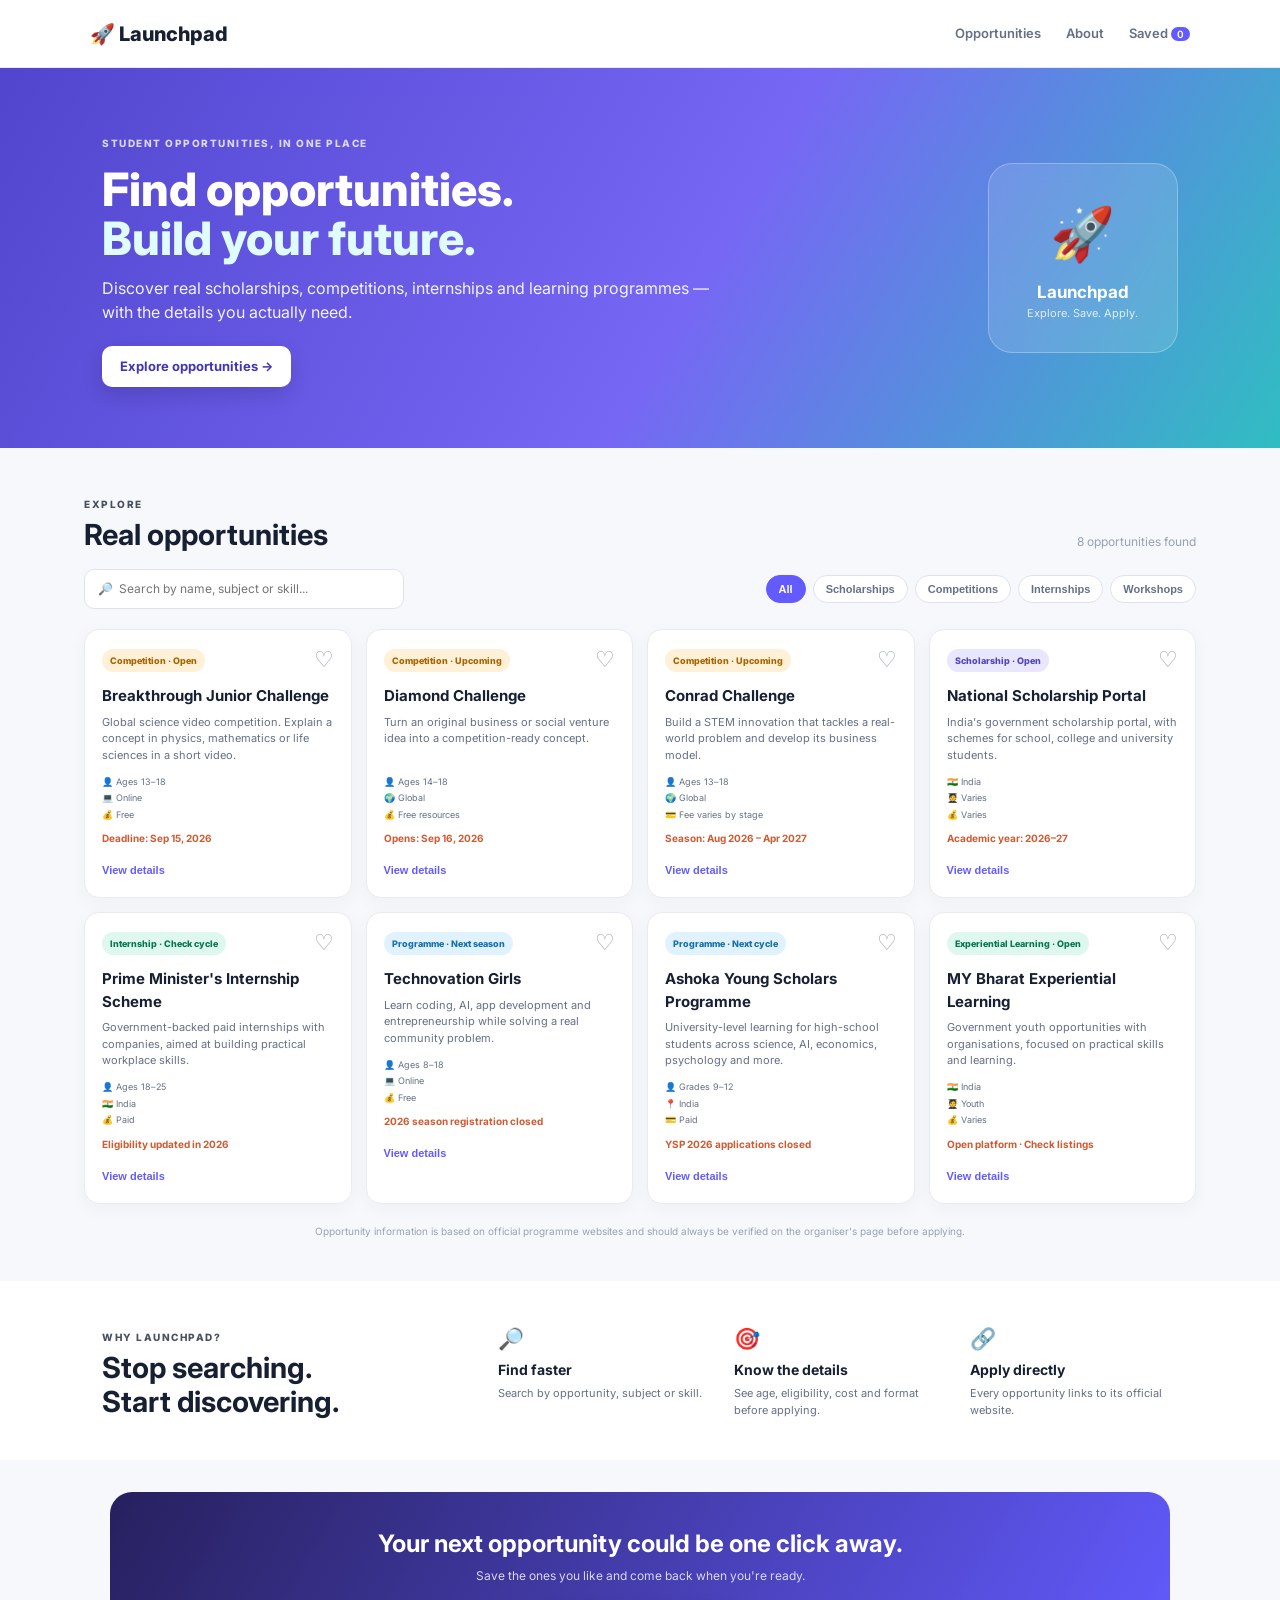
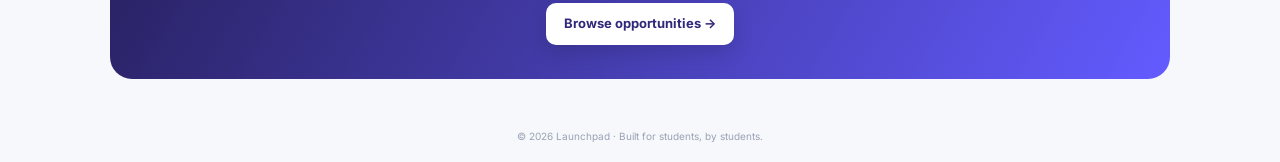
<file: index.html>
<!DOCTYPE html>
<html lang="en">
<head>
  <meta charset="UTF-8">
  <meta name="viewport" content="width=device-width, initial-scale=1.0">
  <title>Launchpad — Student Opportunities</title>
  <link rel="preconnect" href="https://fonts.googleapis.com">
  <link rel="preconnect" href="https://fonts.gstatic.com" crossorigin>
  <link href="https://fonts.googleapis.com/css2?family=Inter:wght@400;500;600;700;800&display=swap" rel="stylesheet">
  <link rel="stylesheet" href="style.css">
</head>
<body>
  <header class="navbar">
    <a class="logo" href="#">🚀 Launchpad</a>
    <nav>
      <a href="#opportunities">Opportunities</a>
      <a href="#about">About</a>
      <a href="#saved">Saved <span id="savedCount">0</span></a>
    </nav>
  </header>

  <main>
    <section class="hero">
      <div class="hero-copy">
        <span class="eyebrow">STUDENT OPPORTUNITIES, IN ONE PLACE</span>
        <h1>Find opportunities.<br><span>Build your future.</span></h1>
        <p>Discover real scholarships, competitions, internships and learning programmes — with the details you actually need.</p>
        <a class="button" href="#opportunities">Explore opportunities →</a>
      </div>
      <div class="hero-card">
        <div class="rocket">🚀</div>
        <strong>Launchpad</strong>
        <span>Explore. Save. Apply.</span>
      </div>
    </section>

    <section class="section" id="opportunities">
      <div class="section-heading">
        <div>
          <span class="eyebrow">EXPLORE</span>
          <h2>Real opportunities</h2>
        </div>
        <span id="resultCount"></span>
      </div>

      <div class="tools">
        <input id="search" type="search" placeholder="🔎  Search by name, subject or skill...">
        <div class="filters">
          <button class="filter active" data-category="All">All</button>
          <button class="filter" data-category="Scholarship">Scholarships</button>
          <button class="filter" data-category="Competition">Competitions</button>
          <button class="filter" data-category="Internship">Internships</button>
          <button class="filter" data-category="Workshop">Workshops</button>
        </div>
      </div>

      <div class="grid" id="grid">

        <article class="opportunity" data-category="Competition" data-search="breakthrough junior challenge science physics mathematics biology chemistry global video">
          <div class="card-top">
            <span class="tag competition">Competition · Open</span>
            <button class="save" aria-label="Save">♡</button>
          </div>
          <h3>Breakthrough Junior Challenge</h3>
          <p>Global science video competition. Explain a concept in physics, mathematics or life sciences in a short video.</p>
          <div class="facts">
            <span>👤 Ages 13–18</span><span>💻 Online</span><span>💰 Free</span>
          </div>
          <div class="deadline">Deadline: Sep 15, 2026</div>
          <button class="details"
            data-title="Breakthrough Junior Challenge"
            data-category="Competition"
            data-details="A global science video competition for students aged 13–18. Create a maximum two-minute video explaining a theory, concept or principle in physics, mathematics or life sciences. Parent/guardian permission is required for minors. One entry per person."
            data-requirements="Age 13–18; eligible worldwide subject to the official rules; video must be 2 minutes or less; peer review is required after submission."
            data-location="Online / global"
            data-fee="Free"
            data-link="https://breakthroughjuniorchallenge.org/enter">View details</button>
        </article>

        <article class="opportunity" data-category="Competition" data-search="diamond challenge entrepreneurship business social innovation startup">
          <div class="card-top">
            <span class="tag competition">Competition · Upcoming</span>
            <button class="save" aria-label="Save">♡</button>
          </div>
          <h3>Diamond Challenge</h3>
          <p>Turn an original business or social venture idea into a competition-ready concept.</p>
          <div class="facts">
            <span>👤 Ages 14–18</span><span>🌍 Global</span><span>💰 Free resources</span>
          </div>
          <div class="deadline">Opens: Sep 16, 2026</div>
          <button class="details"
            data-title="Diamond Challenge"
            data-category="Competition"
            data-details="A global entrepreneurship competition for high-school students. Teams create original business or social venture concepts and choose a business innovation or social innovation track."
            data-requirements="Teams of 2–4 high-school students aged 14–18 at the submission deadline; one adult advisor aged 21+; each student may be on one team."
            data-location="Global; virtual and partner pitch events"
            data-fee="Free resources; check current competition rules for submission details"
            data-link="https://diamondchallenge.org/competition/">View details</button>
        </article>

        <article class="opportunity" data-category="Competition" data-search="conrad challenge stem innovation entrepreneurship aerospace cyber environment health water">
          <div class="card-top">
            <span class="tag competition">Competition · Upcoming</span>
            <button class="save" aria-label="Save">♡</button>
          </div>
          <h3>Conrad Challenge</h3>
          <p>Build a STEM innovation that tackles a real-world problem and develop its business model.</p>
          <div class="facts">
            <span>👤 Ages 13–18</span><span>🌍 Global</span><span>💳 Fee varies by stage</span>
          </div>
          <div class="deadline">Season: Aug 2026 – Apr 2027</div>
          <button class="details"
            data-title="Conrad Challenge"
            data-category="Competition"
            data-details="A purpose-driven STEM innovation competition. Students work in teams to develop an innovation and business plan across categories including Water, Health & Nutrition, Energy & Environment, Cyber Technology & Security, and Aerospace & Aviation."
            data-requirements="Teams of 2–5 students aged 13–18; one coach aged 18+; international participation is allowed. Activation/Lean Canvas submission is free. The Innovation Stage has a $499 team fee, with financial aid available."
            data-location="Global; online stages with an in-person Innovation Summit for finalists"
            data-fee="Activation free; Innovation Stage $499/team; financial aid available"
            data-link="https://conrad.spacecenter.org/the-challenge/">View details</button>
        </article>

        <article class="opportunity" data-category="Scholarship" data-search="national scholarship portal india scholarship school college government">
          <div class="card-top">
            <span class="tag scholarship">Scholarship · Open</span>
            <button class="save" aria-label="Save">♡</button>
          </div>
          <h3>National Scholarship Portal</h3>
          <p>India's government scholarship portal, with schemes for school, college and university students.</p>
          <div class="facts">
            <span>🇮🇳 India</span><span>🧑‍🎓 Varies</span><span>💰 Varies</span>
          </div>
          <div class="deadline">Academic year: 2026–27</div>
          <button class="details"
            data-title="National Scholarship Portal"
            data-category="Scholarship"
            data-details="The Government of India's National Scholarship Portal hosts multiple scholarship schemes. Eligibility, award amount and deadlines depend on the individual scheme."
            data-requirements="Requirements vary by scheme and can include domicile, course, class, marks, income, category and other criteria. The portal provides an eligibility checker."
            data-location="India · Online application"
            data-fee="Varies by scheme; check the official scheme guidelines"
            data-link="https://scholarships.gov.in/All-Scholarships">View details</button>
        </article>

        <article class="opportunity" data-category="Internship" data-search="prime minister internship scheme pmis india internship graduates postgraduate 18 25">
          <div class="card-top">
            <span class="tag internship">Internship · Check cycle</span>
            <button class="save" aria-label="Save">♡</button>
          </div>
          <h3>Prime Minister's Internship Scheme</h3>
          <p>Government-backed paid internships with companies, aimed at building practical workplace skills.</p>
          <div class="facts">
            <span>👤 Ages 18–25</span><span>🇮🇳 India</span><span>💰 Paid</span>
          </div>
          <div class="deadline">Eligibility updated in 2026</div>
          <button class="details"
            data-title="Prime Minister's Internship Scheme"
            data-category="Internship"
            data-details="The 2026 eligibility expansion allows final-year graduate and postgraduate students aged 18–25 to apply for paid internships through the PM Internship Scheme. Check the portal for the currently open application cycle."
            data-requirements="For the expanded 2026 eligibility, final-year graduate and postgraduate students aged 18–25 can apply. Exact cycle requirements and participating companies are published by the scheme."
            data-location="India · Company placements"
            data-fee="No application fee stated by the scheme"
            data-link="https://pminternship.mca.gov.in/">View details</button>
        </article>

        <article class="opportunity" data-category="Workshop" data-search="technovation girls coding ai app business plan workshop curriculum">
          <div class="card-top">
            <span class="tag workshop">Programme · Next season</span>
            <button class="save" aria-label="Save">♡</button>
          </div>
          <h3>Technovation Girls</h3>
          <p>Learn coding, AI, app development and entrepreneurship while solving a real community problem.</p>
          <div class="facts">
            <span>👤 Ages 8–18</span><span>💻 Online</span><span>💰 Free</span>
          </div>
          <div class="deadline">2026 season registration closed</div>
          <button class="details"
            data-title="Technovation Girls"
            data-category="Programme"
            data-details="A global technology programme where participants work in teams to build a mobile or web app, learn coding and AI, develop a business plan and pitch their solution."
            data-requirements="Participants must be 8–18. Beginner: 8–12; Junior: 13–15; Senior: 16–18. Competition participation is for girls, transgender, nonbinary and gender-nonconforming participants in the female-identified environment."
            data-location="Online / global"
            data-fee="Free"
            data-link="https://technovationchallenge.org/get-involved/students/">View details</button>
        </article>

        <article class="opportunity" data-category="Workshop" data-search="ashoka young scholars programme high school summer ai psychology economics design science">
          <div class="card-top">
            <span class="tag workshop">Programme · Next cycle</span>
            <button class="save" aria-label="Save">♡</button>
          </div>
          <h3>Ashoka Young Scholars Programme</h3>
          <p>University-level learning for high-school students across science, AI, economics, psychology and more.</p>
          <div class="facts">
            <span>👤 Grades 9–12</span><span>📍 India</span><span>💳 Paid</span>
          </div>
          <div class="deadline">YSP 2026 applications closed</div>
          <button class="details"
            data-title="Ashoka Young Scholars Programme"
            data-category="Workshop"
            data-details="A certified residential summer programme for high-school students entering Grades 9–12. Streams include Innovators in Science & Tech, Tech/Data/Computer Science, Economics, Psychology, Policy, Business and more."
            data-requirements="High-school students from India and worldwide entering Grades 9–12; recent Grade 12 graduates who have not entered undergraduate study can also be eligible. English proficiency required."
            data-location="Ashoka University, Sonipat, Haryana · Residential"
            data-fee="2026 programmes ranged from ₹49,500 + GST to ₹85,000 + GST depending on stream and duration"
            data-link="https://www.ashoka.edu.in/ysp/">View details</button>
        </article>

        <article class="opportunity" data-category="Internship" data-search="my bharat mission yuva experiential learning youth internship india skills">
          <div class="card-top">
            <span class="tag internship">Experiential Learning · Open</span>
            <button class="save" aria-label="Save">♡</button>
          </div>
          <h3>MY Bharat Experiential Learning</h3>
          <p>Government youth opportunities with organisations, focused on practical skills and learning.</p>
          <div class="facts">
            <span>🇮🇳 India</span><span>🧑‍🎓 Youth</span><span>💰 Varies</span>
          </div>
          <div class="deadline">Open platform · Check listings</div>
          <button class="details"
            data-title="MY Bharat Experiential Learning"
            data-category="Experiential Learning"
            data-details="MY Bharat is a Ministry of Youth Affairs & Sports initiative offering experiential-learning opportunities with organisations. Listings and requirements can vary by activity."
            data-requirements="The platform is open to youth across India. Individual activities may have their own age, skill or eligibility requirements."
            data-location="India · Opportunities vary"
            data-fee="Varies by opportunity"
            data-link="https://mybharat.gov.in/">View details</button>
        </article>

      </div>
      <p class="source-note">Opportunity information is based on official programme websites and should always be verified on the organiser's page before applying.</p>
    </section>

    <section class="about" id="about">
      <div>
        <span class="eyebrow">WHY LAUNCHPAD?</span>
        <h2>Stop searching.<br>Start discovering.</h2>
      </div>
      <div class="benefits">
        <div><span>🔎</span><h3>Find faster</h3><p>Search by opportunity, subject or skill.</p></div>
        <div><span>🎯</span><h3>Know the details</h3><p>See age, eligibility, cost and format before applying.</p></div>
        <div><span>🔗</span><h3>Apply directly</h3><p>Every opportunity links to its official website.</p></div>
      </div>
    </section>

    <section class="cta" id="saved">
      <h2>Your next opportunity could be one click away.</h2>
      <p>Save the ones you like and come back when you're ready.</p>
      <a class="button light" href="#opportunities">Browse opportunities →</a>
    </section>
  </main>

  <footer>© 2026 Launchpad · Built for students, by students.</footer>

  <div class="modal" id="modal" hidden>
    <div class="modal-box">
      <button class="close" id="closeModal">×</button>
      <span class="eyebrow" id="modalCategory"></span>
      <h2 id="modalTitle"></h2>
      <p id="modalDetails"></p>
      <div class="detail-list">
        <p><strong>Requirements:</strong> <span id="modalRequirements"></span></p>
        <p><strong>Location:</strong> <span id="modalLocation"></span></p>
        <p><strong>Fee:</strong> <span id="modalFee"></span></p>
      </div>
      <a class="button" id="applyLink" href="#" target="_blank" rel="noopener noreferrer">Visit official website →</a>
    </div>
  </div>

  <script src="script.js"></script>
</body>
</html>
</file>
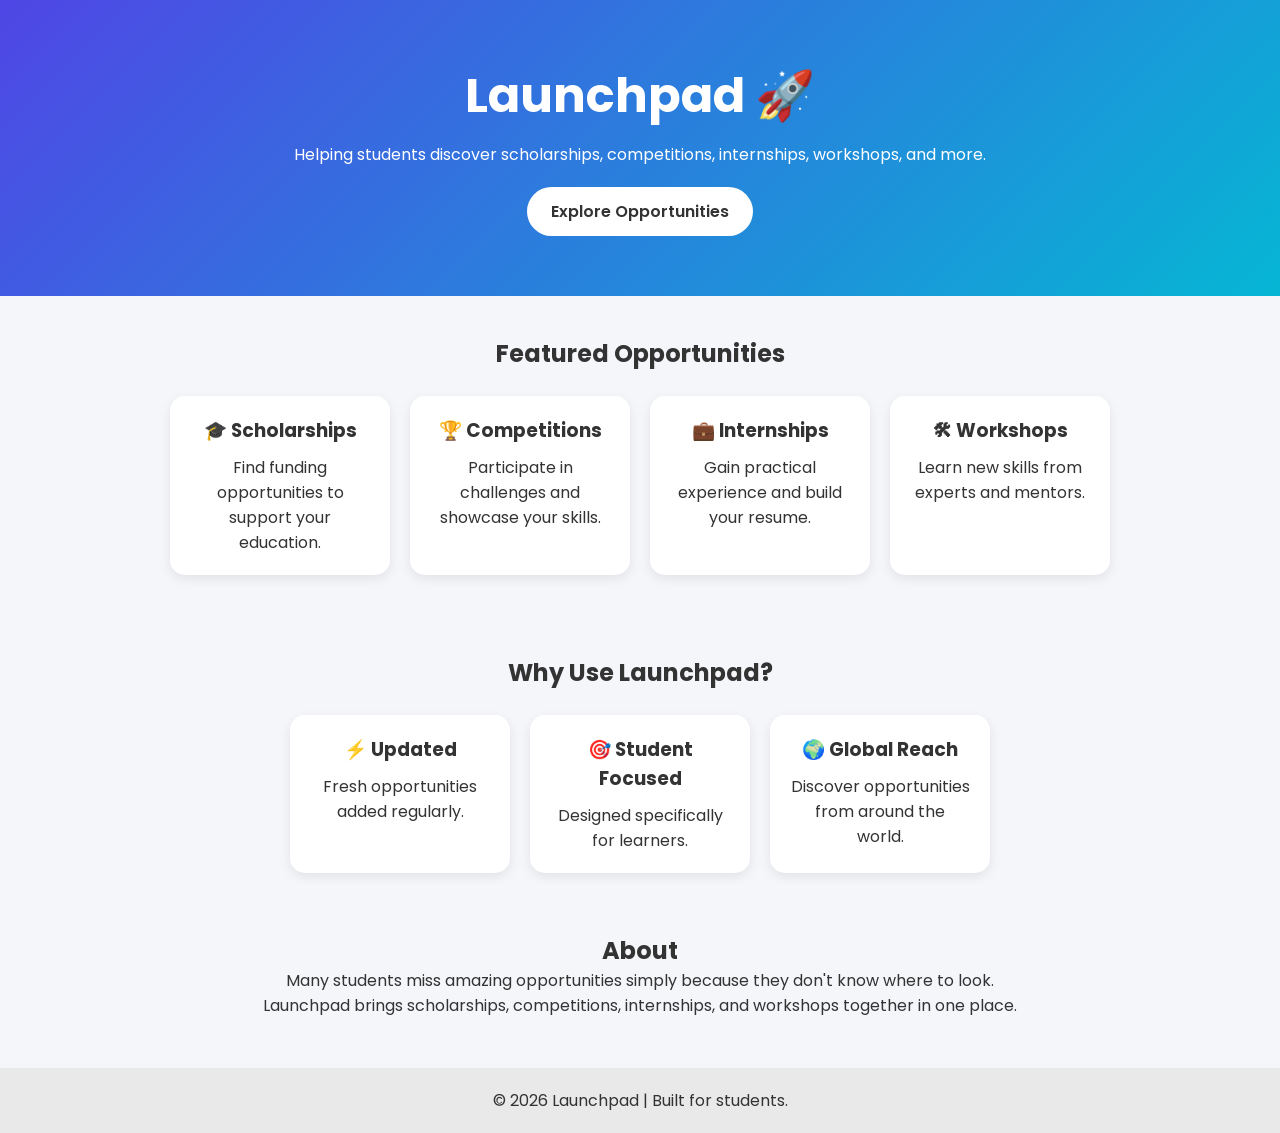
<file: launchpad_index.html>
<!DOCTYPE html>
<html lang="en">
<head>
  <meta charset="UTF-8">
  <meta name="viewport" content="width=device-width, initial-scale=1.0">
  <title>Launchpad</title>
  <link rel="preconnect" href="https://fonts.googleapis.com">
  <link rel="preconnect" href="https://fonts.gstatic.com" crossorigin>
  <link href="https://fonts.googleapis.com/css2?family=Poppins:wght@300;400;600;700&display=swap" rel="stylesheet">
  <link rel="stylesheet" href="launchpad_style.css">
</head>
<body>

  <section class="hero">
    <h1>Launchpad 🚀</h1>
    <p>Helping students discover scholarships, competitions, internships, workshops, and more.</p>
    <a href="#" class="button">Explore Opportunities</a>
  </section>

  <section class="section">
    <h2>Featured Opportunities</h2>
    <div class="cards">
      <div class="card">
        <h3>🎓 Scholarships</h3>
        <p>Find funding opportunities to support your education.</p>
      </div>

      <div class="card">
        <h3>🏆 Competitions</h3>
        <p>Participate in challenges and showcase your skills.</p>
      </div>

      <div class="card">
        <h3>💼 Internships</h3>
        <p>Gain practical experience and build your resume.</p>
      </div>

      <div class="card">
        <h3>🛠 Workshops</h3>
        <p>Learn new skills from experts and mentors.</p>
      </div>
    </div>
  </section>

  <section class="section">
    <h2>Why Use Launchpad?</h2>
    <div class="cards small">
      <div class="card">
        <h3>⚡ Updated</h3>
        <p>Fresh opportunities added regularly.</p>
      </div>

      <div class="card">
        <h3>🎯 Student Focused</h3>
        <p>Designed specifically for learners.</p>
      </div>

      <div class="card">
        <h3>🌍 Global Reach</h3>
        <p>Discover opportunities from around the world.</p>
      </div>
    </div>
  </section>

  <section class="about">
    <h2>About</h2>
    <p>
      Many students miss amazing opportunities simply because they don't know where to look.
      Launchpad brings scholarships, competitions, internships, and workshops together in one place.
    </p>
  </section>

  <footer>
    <p>© 2026 Launchpad | Built for students.</p>
  </footer>

</body>
</html>
</file>
<file: style.css>
* {
  box-sizing: border-box;
  margin: 0;
  padding: 0;
}

html {
  scroll-behavior: smooth;
}

body {
  font-family: "Inter", Arial, sans-serif;
  color: #172033;
  background: #f7f8fc;
  line-height: 1.5;
}

.navbar {
  height: 68px;
  background: #ffffff;
  display: flex;
  align-items: center;
  justify-content: space-between;
  padding: 0 7%;
  border-bottom: 1px solid #e9ebf2;
  position: sticky;
  top: 0;
  z-index: 10;
}

.logo {
  color: #172033;
  text-decoration: none;
  font-size: 20px;
  font-weight: 800;
}

nav {
  display: flex;
  gap: 25px;
}

nav a {
  color: #667085;
  text-decoration: none;
  font-size: 13px;
  font-weight: 600;
}

nav a:hover {
  color: #635bff;
}

#savedCount {
  background: #635bff;
  color: #ffffff;
  border-radius: 20px;
  padding: 1px 6px;
  font-size: 10px;
}

.hero {
  min-height: 380px;
  padding: 60px 8%;
  display: flex;
  align-items: center;
  justify-content: space-between;
  gap: 50px;
  color: #ffffff;
  background: linear-gradient(120deg, #5145cd, #7667f4 55%, #30bdc2);
}

.hero-copy {
  max-width: 680px;
}

.eyebrow {
  font-size: 10px;
  letter-spacing: 1.5px;
  font-weight: 800;
  opacity: 0.78;
}

.hero h1 {
  font-size: 46px;
  line-height: 1.08;
  margin: 12px 0;
  font-weight: 800;
}

.hero h1 span {
  color: #dffcff;
}

.hero p {
  font-size: 16px;
  max-width: 620px;
  opacity: 0.92;
  margin-bottom: 22px;
}

.button {
  display: inline-block;
  border: 0;
  background: #ffffff;
  color: #4136b7;
  padding: 11px 18px;
  border-radius: 10px;
  text-decoration: none;
  font-weight: 700;
  font-size: 13px;
  cursor: pointer;
  box-shadow: 0 8px 20px #0002;
  transition: transform 0.2s;
}

.button:hover {
  transform: translateY(-2px);
}

.hero-card {
  width: 190px;
  height: 190px;
  flex-shrink: 0;
  background: #ffffff20;
  border: 1px solid #ffffff45;
  backdrop-filter: blur(10px);
  border-radius: 24px;
  display: flex;
  flex-direction: column;
  align-items: center;
  justify-content: center;
}

.rocket {
  font-size: 52px;
  margin-bottom: 7px;
}

.hero-card strong {
  font-size: 17px;
}

.hero-card span {
  font-size: 11px;
  opacity: 0.8;
}

.section {
  max-width: 1160px;
  margin: auto;
  padding: 42px 24px;
}

.section-heading {
  display: flex;
  justify-content: space-between;
  align-items: end;
  margin-bottom: 18px;
}

.section h2,
.about h2 {
  font-size: 29px;
  line-height: 1.15;
  margin-top: 4px;
}

#resultCount {
  color: #98a2b3;
  font-size: 12px;
}

.tools {
  display: flex;
  justify-content: space-between;
  align-items: center;
  gap: 15px;
  margin-bottom: 20px;
}

#search {
  width: 320px;
  padding: 10px 13px;
  border: 1px solid #dfe3ec;
  border-radius: 10px;
  outline: none;
  background: #ffffff;
  font: inherit;
  font-size: 12px;
}

#search:focus {
  border-color: #7667f4;
}

.filters {
  display: flex;
  gap: 7px;
  flex-wrap: wrap;
  justify-content: flex-end;
}

.filter {
  border: 1px solid #dfe3ec;
  background: #ffffff;
  color: #667085;
  border-radius: 20px;
  padding: 7px 12px;
  font-size: 11px;
  font-weight: 700;
  cursor: pointer;
}

.filter.active,
.filter:hover {
  background: #635bff;
  color: #ffffff;
  border-color: #635bff;
}

.grid {
  display: grid;
  grid-template-columns: repeat(4, 1fr);
  gap: 14px;
}

.opportunity {
  background: #ffffff;
  border: 1px solid #e9ebf2;
  border-radius: 15px;
  padding: 17px;
  box-shadow: 0 5px 18px #1d29390a;
  transition: transform 0.2s, box-shadow 0.2s;
}

.opportunity:hover {
  transform: translateY(-4px);
  box-shadow: 0 12px 28px #1d293916;
}

.card-top {
  display: flex;
  justify-content: space-between;
  align-items: center;
}

.tag {
  font-size: 9px;
  font-weight: 800;
  padding: 5px 8px;
  border-radius: 20px;
}

.competition {
  background: #fff0d8;
  color: #a76500;
}

.scholarship {
  background: #e9e7ff;
  color: #5146bd;
}

.internship {
  background: #dff8ef;
  color: #087654;
}

.workshop {
  background: #e1f2ff;
  color: #1670a9;
}

.save {
  border: 0;
  background: none;
  color: #98a2b3;
  font-size: 22px;
  cursor: pointer;
}

.save.saved {
  color: #635bff;
}

.opportunity h3 {
  font-size: 15px;
  margin: 12px 0 6px;
}

.opportunity > p {
  color: #667085;
  font-size: 11px;
  min-height: 51px;
}

.facts {
  display: flex;
  flex-direction: column;
  gap: 3px;
  color: #667085;
  font-size: 9px;
  margin: 10px 0;
}

.deadline {
  color: #d05b32;
  font-size: 10px;
  font-weight: 700;
  margin-bottom: 10px;
}

.details {
  border: 0;
  background: none;
  color: #635bff;
  font-size: 11px;
  font-weight: 700;
  cursor: pointer;
  padding: 0;
}

.source-note {
  color: #98a2b3;
  font-size: 10px;
  text-align: center;
  margin-top: 20px;
}

.about {
  padding: 42px 8%;
  background: #ffffff;
  display: flex;
  justify-content: space-between;
  gap: 50px;
  align-items: center;
}

.benefits {
  display: flex;
  gap: 28px;
  max-width: 680px;
}

.benefits div {
  flex: 1;
}

.benefits span {
  font-size: 21px;
}

.benefits h3 {
  font-size: 14px;
  margin: 5px 0;
}

.benefits p {
  color: #667085;
  font-size: 11px;
}

.cta {
  max-width: 1060px;
  margin: 32px auto;
  padding: 34px 24px;
  text-align: center;
  border-radius: 22px;
  color: #ffffff;
  background: linear-gradient(120deg, #27205e, #635bff);
}

.cta h2 {
  font-size: 24px;
}

.cta p {
  opacity: 0.8;
  font-size: 12px;
  margin: 5px 0 18px;
}

.button.light {
  color: #302879;
}

footer {
  text-align: center;
  color: #98a2b3;
  font-size: 10px;
  padding: 18px;
}

.modal {
  position: fixed;
  inset: 0;
  background: #11182799;
  display: flex;
  align-items: center;
  justify-content: center;
  padding: 20px;
  z-index: 20;
}

.modal-box {
  position: relative;
  width: 100%;
  max-width: 480px;
  background: #ffffff;
  border-radius: 18px;
  padding: 28px;
  box-shadow: 0 20px 60px #0003;
}

.modal-box h2 {
  font-size: 24px;
  margin: 7px 0;
}

.modal-box > p {
  color: #667085;
  font-size: 13px;
  margin-bottom: 15px;
}

.detail-list {
  border-top: 1px solid #e9ebf2;
  border-bottom: 1px solid #e9ebf2;
  padding: 12px 0;
  margin-bottom: 18px;
}

.detail-list p {
  color: #667085;
  font-size: 11px;
  margin: 6px 0;
}

.detail-list strong {
  color: #172033;
}

.close {
  position: absolute;
  right: 15px;
  top: 9px;
  border: 0;
  background: none;
  color: #667085;
  font-size: 27px;
  cursor: pointer;
}

[hidden] {
  display: none !important;
}

@media (max-width: 900px) {
  .grid {
    grid-template-columns: repeat(2, 1fr);
  }

  .tools {
    display: block;
  }

  .filters {
    justify-content: flex-start;
    margin-top: 10px;
  }

  .about {
    display: block;
  }

  .benefits {
    margin-top: 25px;
  }
}

@media (max-width: 600px) {
  .hero-card {
    display: none;
  }

  .hero h1 {
    font-size: 38px;
  }

  .grid {
    grid-template-columns: 1fr;
  }

  nav {
    display: none;
  }

  #search {
    width: 100%;
  }
}
</file>
<file: launchpad_style.css>
*{
  margin:0;
  padding:0;
  box-sizing:border-box;
}

body{
  font-family:'Poppins',sans-serif;
  background:#f5f6fa;
  color:#333;
}

.hero{
  text-align:center;
  padding:60px 20px;
  background:linear-gradient(135deg,#4f46e5,#06b6d4);
  color:white;
}

.hero h1{
  font-size:3rem;
  margin-bottom:10px;
}

.hero p{
  margin-bottom:20px;
}

.button{
  display:inline-block;
  padding:12px 24px;
  background:white;
  color:#333;
  text-decoration:none;
  border-radius:25px;
  font-weight:600;
}

.section{
  padding:40px 20px;
  text-align:center;
}

.section h2{
  margin-bottom:25px;
}

.cards{
  display:flex;
  justify-content:center;
  gap:20px;
  flex-wrap:wrap;
}

.card{
  background:white;
  width:220px;
  padding:20px;
  border-radius:15px;
  box-shadow:0 4px 12px rgba(0,0,0,0.08);
}

.card h3{
  margin-bottom:10px;
}

.about{
  max-width:800px;
  margin:0 auto;
  text-align:center;
  padding:20px 20px 50px;
}

footer{
  text-align:center;
  padding:20px;
  background:#e9e9e9;
}
</file>
